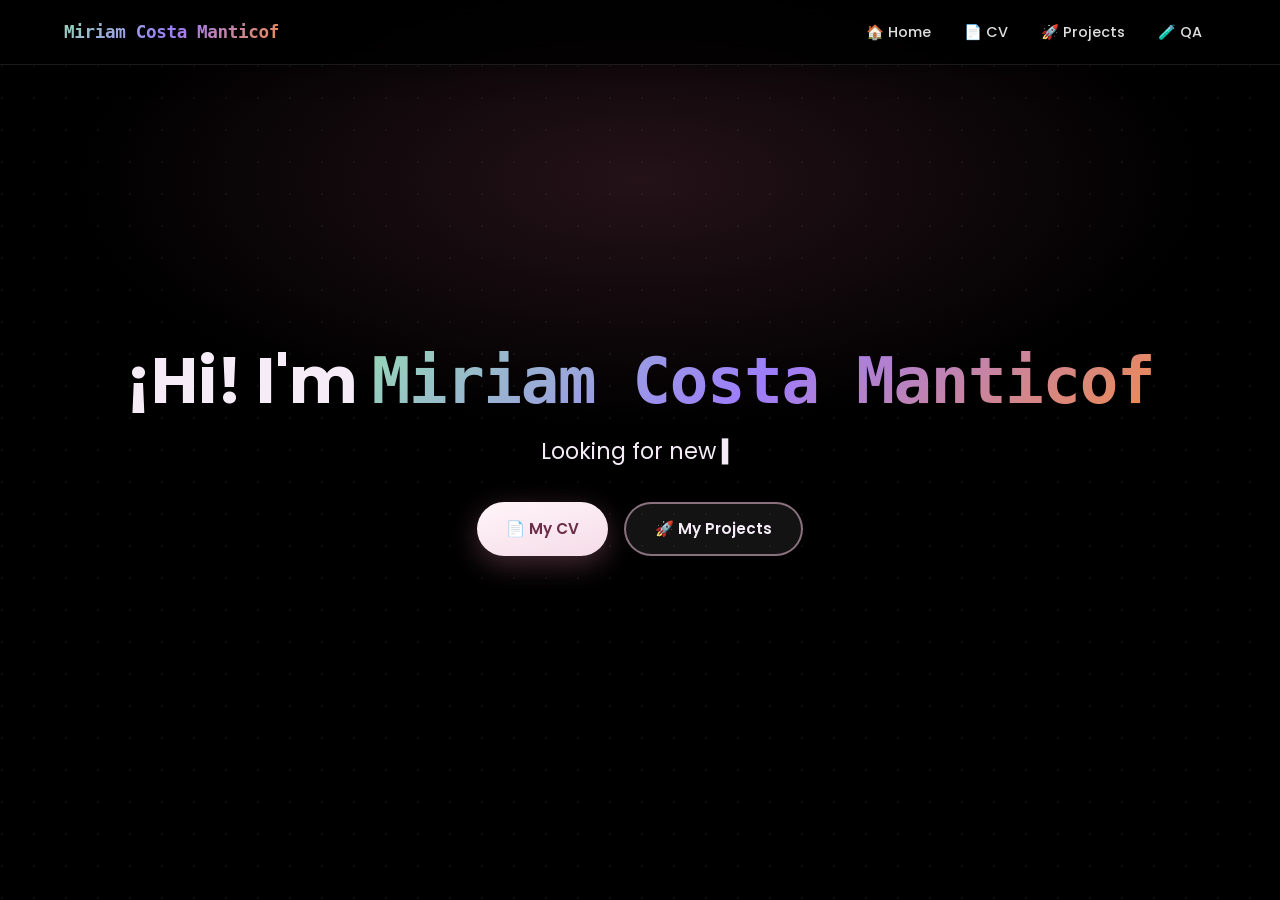
<file: index.html>
<!DOCTYPE html>
<html lang="en">
<head>
    <meta charset="UTF-8">
    <meta name="viewport" content="width=device-width, initial-scale=1.0">
    <title>Miriam Costa Manticof - Home</title>
    <link href="https://cdnjs.cloudflare.com/ajax/libs/font-awesome/6.4.0/css/all.min.css" rel="stylesheet">
    <link href="https://fonts.googleapis.com/css2?family=Poppins:wght@300;400;500;600;700&display=swap" rel="stylesheet">
    <link rel="stylesheet" href="css/general.css">

</head>
<body>
    <!-- NAVBAR -->
    <nav class="navbar">
        <div class="nav-container">
            <div class="logo">Miriam Costa Manticof</div>
            <ul class="nav-links">
                <li><a href="index.html">🏠 Home</a></li>
                <li><a href="cv.html">📄 CV</a></li>
                <li><a href="project.html">🚀 Projects</a></li>
                <li><a href="qa.html">🧪 QA</a></li>
            </ul>
        </div>
    </nav>
    <section class="hero">
        <div class="hero-inner">
            <h1>¡Hi! I'm <span class="hero-name">Miriam Costa Manticof</span></h1>
            <p class="subtitle typewriter-block" aria-live="polite">
                <span id="typewriter-out"></span><span class="typewriter-cursor" aria-hidden="true">▍</span>
            </p>
            <div class="cta-buttons">
                <a href="cv.html" class="btn btn-primary">📄 My CV</a>
                <a href="project.html" class="btn btn-secondary">🚀 My Projects</a>
            </div>
        </div>
    </section>
    <script>
        (function () {
            var full = "Looking for new opportunities QA Tester | Manual & Automation Testing | Python & Selenium | SQL ";
            var out = document.getElementById("typewriter-out");
            var cta = document.querySelector(".hero .cta-buttons");
            var cursor = document.querySelector(".typewriter-cursor");
            if (!out) return;
            if (window.matchMedia("(prefers-reduced-motion: reduce)").matches) {
                out.textContent = full;
                if (cursor) cursor.classList.add("is-hidden");
                if (cta) cta.classList.add("is-visible");
                return;
            }
            var i = 0;
            var ms = 48;
            function tick() {
                if (i < full.length) {
                    out.textContent += full.charAt(i);
                    i++;
                    setTimeout(tick, ms);
                } else if (cta) {
                    cta.classList.add("is-visible");
                }
            }
            setTimeout(tick, 450);
        })();
    </script>
</body>
</html>
</file>
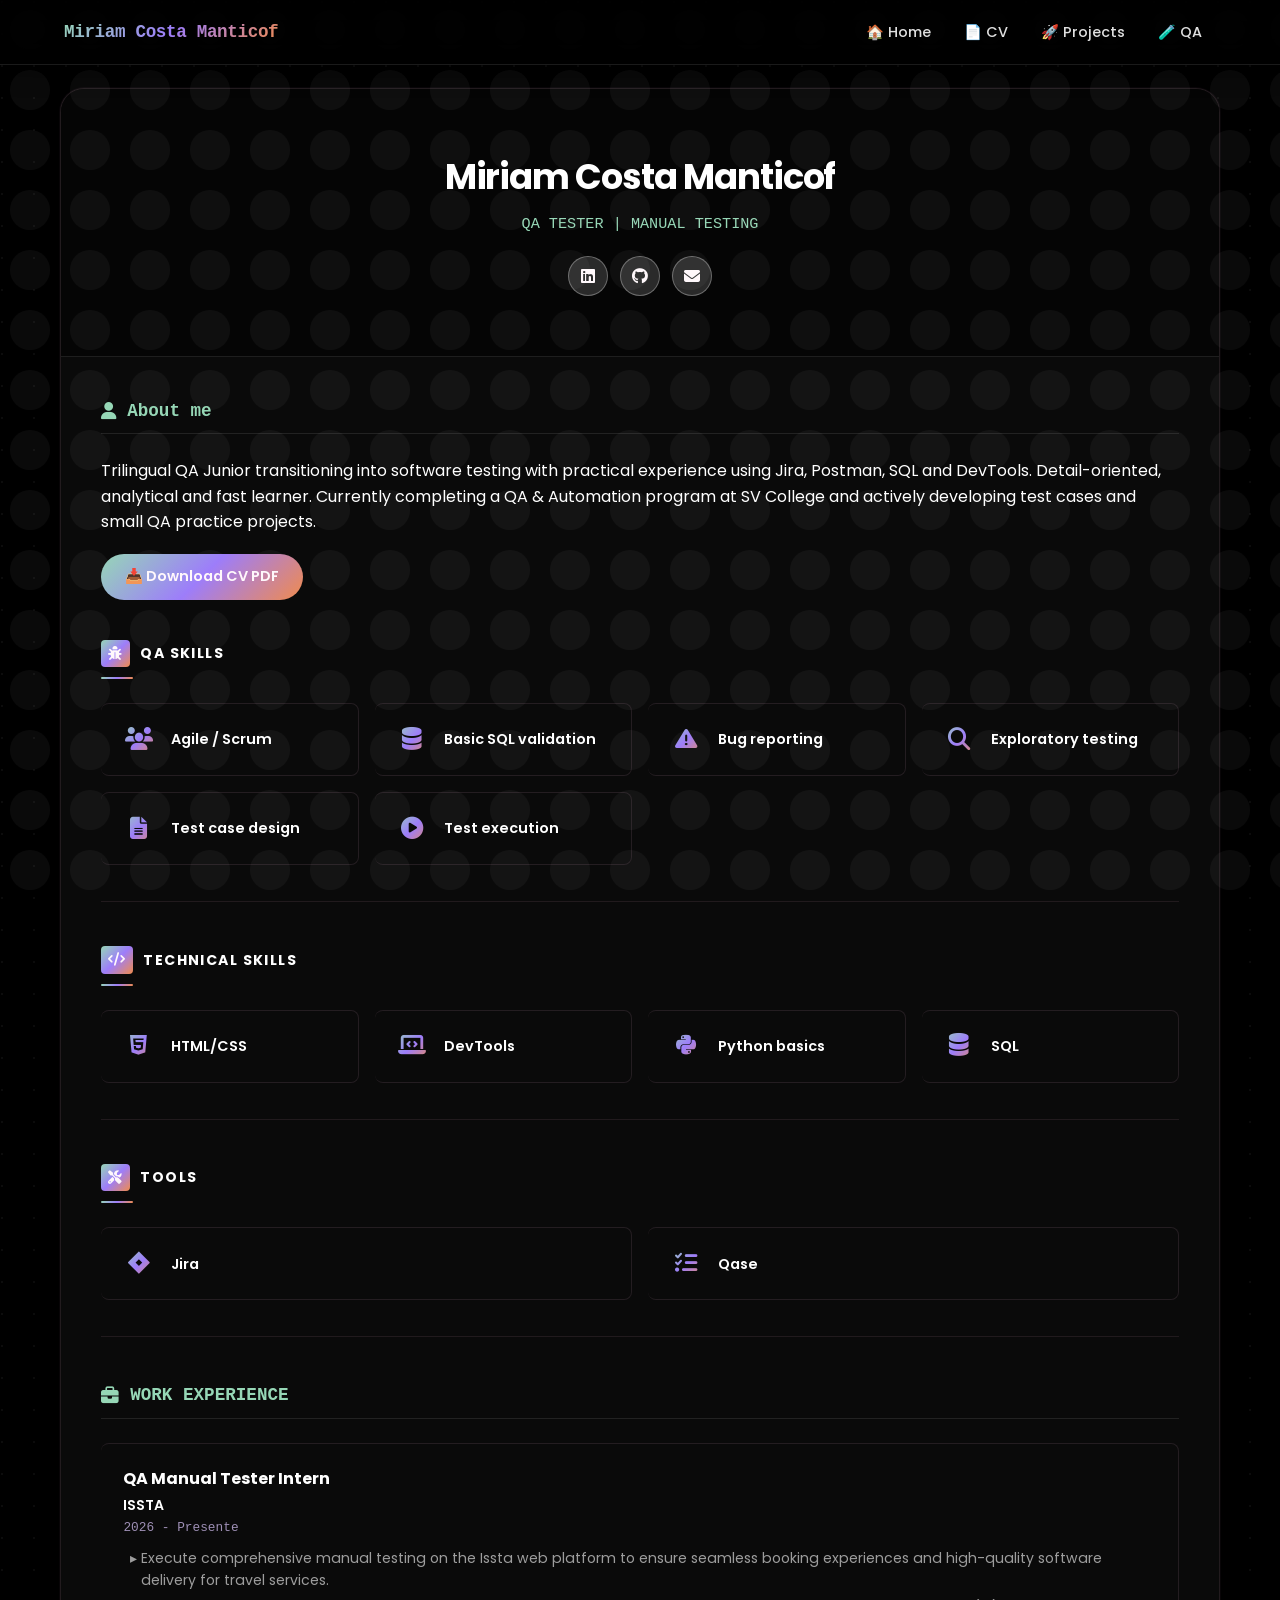
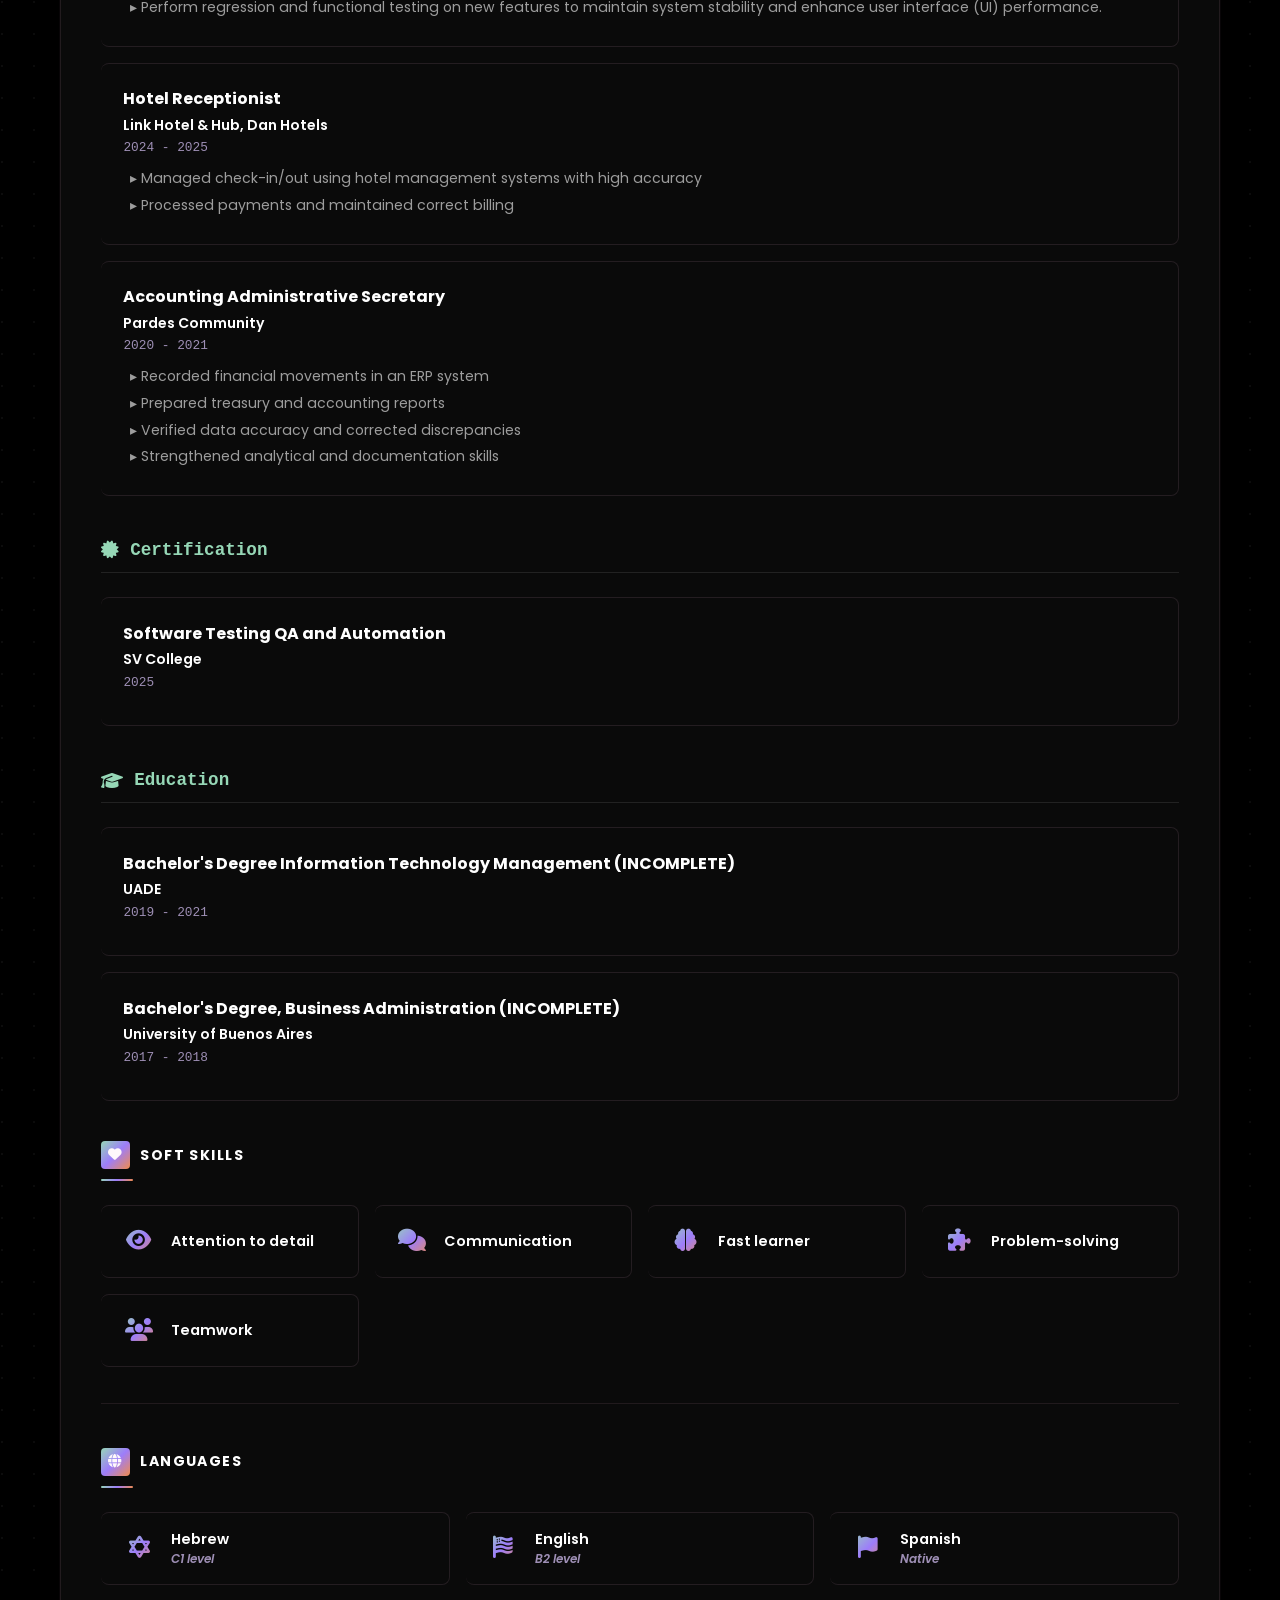
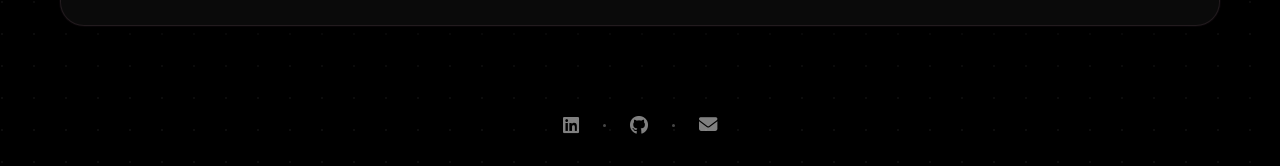
<file: cv.html>
<!DOCTYPE html>
<html lang="en">
<head>
    <meta charset="UTF-8">
    <meta name="viewport" content="width=device-width, initial-scale=1.0">
    <title>CV - Miriam Costa Manticof</title>
    <link href="https://cdnjs.cloudflare.com/ajax/libs/font-awesome/6.4.0/css/all.min.css" rel="stylesheet">
    <link href="https://fonts.googleapis.com/css2?family=Poppins:wght@300;400;500;600;700&display=swap" rel="stylesheet">
    <link rel="stylesheet" href="css/general.css">
    <link rel="stylesheet" href="css/cv.css">
</head>
<body>
    <!-- NAVBAR -->
<nav class="navbar">
    <div class="nav-container">
        <div class="logo">Miriam Costa Manticof</div>
        <ul class="nav-links">
            <li><a href="index.html">🏠 Home</a></li>
            <li><a href="cv.html">📄 CV</a></li>
            <li><a href="project.html">🚀 Projects</a></li>
            <li><a href="qa.html">🧪 QA</a></li>
        </ul>
    </div>
</nav>

<div class="container">
    <div class="profile">
        <div class="profile-header">
            <h1>Miriam Costa Manticof</h1>
            <p class="profile-subtitle">QA Tester | Manual Testing</p>
            <div class="social-links">
                <a href="https://www.linkedin.com/in/miriamcostamanticof/" target="_blank" aria-label="LinkedIn">
                    <i class="fab fa-linkedin"></i>
                </a>
                <a href="https://github.com/manticofmiri" target="_blank" aria-label="GitHub">
                    <i class="fab fa-github"></i>
                </a>
                <a href="mailto:manticof.miri@gmail.com" aria-label="Email">
                    <i class="fas fa-envelope"></i>
                </a>
            </div>
        </div>
        
        <div class="profile-content">
            <!-- ABOUT ME -->
            <section class="section" data-section="about">
                <h2 class="section-title"><i class="fas fa-user"></i> About me</h2>
                <p>Trilingual QA Junior transitioning into software testing with practical experience using Jira, Postman, SQL and DevTools. Detail-oriented, analytical and fast learner. Currently completing a QA & Automation program at SV College and actively developing test cases and small QA practice projects.</p>
                <a href="media/Miriam Costa Manticof 04-26 CV.pdf" download class="download-btn">📥 Download CV PDF</a>
            </section>

            <!-- QA SKILLS -->
            <section class="skills-section" data-skills="qa">
                <h4><i class="fas fa-bug"></i> QA Skills</h4>
                <div class="skills-grid">
                    <div class="skill-item" data-progress="90">
                        <div class="skill-icon"><i class="fas fa-users"></i></div>
                        <h3>Agile / Scrum</h3>
                    </div>
                    <div class="skill-item" data-progress="80">
                        <div class="skill-icon"><i class="fas fa-database"></i></div>
                        <h3>Basic SQL validation</h3>
                    </div>
                    <div class="skill-item" data-progress="95">
                        <div class="skill-icon"><i class="fas fa-exclamation-triangle"></i></div>
                        <h3>Bug reporting</h3>
                    </div>
                    <div class="skill-item" data-progress="92">
                        <div class="skill-icon"><i class="fas fa-search"></i></div>
                        <h3>Exploratory testing</h3>
                    </div>
                    <div class="skill-item" data-progress="88">
                        <div class="skill-icon"><i class="fas fa-file-alt"></i></div>
                        <h3>Test case design</h3>
                    </div>
                    <div class="skill-item" data-progress="90">
                        <div class="skill-icon"><i class="fas fa-play-circle"></i></div>
                        <h3>Test execution</h3>
                    </div>
                </div>
            </section>

            <!-- TECHNICAL SKILLS -->
            <section class="skills-section" data-skills="technical">
                <h4><i class="fas fa-code"></i> Technical Skills</h4>
                <div class="skills-grid">
                    <div class="skill-item" data-progress="95">
                        <div class="skill-icon"><i class="fab fa-html5"></i></div>
                        <h3>HTML/CSS</h3>
                    </div>
                    <div class="skill-item" data-progress="90">
                        <div class="skill-icon"><i class="fas fa-laptop-code"></i></div>
                        <h3>DevTools</h3>
                    </div>
                    <div class="skill-item" data-progress="75">
                        <div class="skill-icon"><i class="fab fa-python"></i></div>
                        <h3>Python basics</h3>
                    </div>
                    <div class="skill-item" data-progress="80">
                        <div class="skill-icon"><i class="fas fa-database"></i></div>
                        <h3>SQL</h3>
                    </div>
                </div>
            </section>

            <!-- TOOLS -->
            <section class="skills-section" data-skills="tools">
                <h4><i class="fas fa-tools"></i> Tools</h4>
                <div class="skills-grid">
                    <div class="skill-item" data-progress="95">
                        <div class="skill-icon"><i class="fab fa-jira"></i></div>
                        <h3>Jira</h3>
                    </div>
                    <div class="skill-item" data-progress="90">
                        <div class="skill-icon"><i class="fas fa-list-check"></i></div>
                        <h3>Qase</h3>
                    </div>
                </div>
            </section>

            <!-- WORK EXPERIENCE -->
            <section class="section" data-section="experience">
                <h2 class="section-title"><i class="fas fa-briefcase"></i> WORK EXPERIENCE</h2>
                
                <article class="experience-item">
                    <h3 class="item-title">QA Manual Tester Intern</h3>
                    <p class="item-company">ISSTA</p>
                    <p class="item-date">2026 - Presente</p>
                    <ul>
                        <li>Execute comprehensive manual testing on the Issta web platform to ensure seamless booking experiences and high-quality software delivery for travel services.</li>
                        <li>Perform regression and functional testing on new features to maintain system stability and enhance user interface (UI) performance.</li>
                    </ul>
                </article>

                <article class="experience-item">
                    <h3 class="item-title">Hotel Receptionist</h3>
                    <p class="item-company">Link Hotel & Hub, Dan Hotels</p>
                    <p class="item-date">2024 - 2025</p>
                    <ul>
                        <li>Managed check-in/out using hotel management systems with high accuracy</li>
                        <li>Processed payments and maintained correct billing</li>
                    </ul>
                </article>

                <article class="experience-item">
                    <h3 class="item-title">Accounting Administrative Secretary</h3>
                    <p class="item-company">Pardes Community</p>
                    <p class="item-date">2020 - 2021</p>
                    <ul>
                        <li>Recorded financial movements in an ERP system</li>
                        <li>Prepared treasury and accounting reports</li>
                        <li>Verified data accuracy and corrected discrepancies</li>
                        <li>Strengthened analytical and documentation skills</li>
                    </ul>
                </article>
            </section>

            <!-- CERTIFICATIONS -->
            <section class="section" data-section="certification">
                <h2 class="section-title"><i class="fas fa-certificate"></i> Certification</h2>
                <article class="education-item">
                    <h3 class="item-title">Software Testing QA and Automation</h3>
                    <p class="item-company">SV College</p>
                    <p class="item-date">2025</p>
                </article>
            </section>

            <!-- EDUCATION -->
            <section class="section" data-section="education">
                <h2 class="section-title"><i class="fas fa-graduation-cap"></i> Education</h2>
                <article class="education-item">
                    <h3 class="item-title">Bachelor's Degree Information Technology Management (INCOMPLETE)</h3>
                    <p class="item-company">UADE</p>
                    <p class="item-date">2019 - 2021</p>
                </article>
                <article class="education-item">
                    <h3 class="item-title">Bachelor's Degree, Business Administration (INCOMPLETE)</h3>
                    <p class="item-company">University of Buenos Aires</p>
                    <p class="item-date">2017 - 2018</p>
                </article>
            </section>

            <!-- SOFT SKILLS -->
            <section class="skills-section" data-skills="soft">
                <h4><i class="fas fa-heart"></i> Soft Skills</h4>
                <div class="skills-grid">
                    <div class="skill-item" data-progress="98">
                        <div class="skill-icon"><i class="fas fa-eye"></i></div>
                        <h3>Attention to detail</h3>
                    </div>
                    <div class="skill-item" data-progress="90">
                        <div class="skill-icon"><i class="fas fa-comments"></i></div>
                        <h3>Communication</h3>
                    </div>
                    <div class="skill-item" data-progress="95">
                        <div class="skill-icon"><i class="fas fa-brain"></i></div>
                        <h3>Fast learner</h3>
                    </div>
                    <div class="skill-item" data-progress="92">
                        <div class="skill-icon"><i class="fas fa-puzzle-piece"></i></div>
                        <h3>Problem-solving</h3>
                    </div>
                    <div class="skill-item" data-progress="93">
                        <div class="skill-icon"><i class="fas fa-users"></i></div>
                        <h3>Teamwork</h3>
                    </div>
                </div>
            </section>

            <!-- LANGUAGES -->
            <section class="skills-section" data-skills="languages">
                <h4><i class="fas fa-globe"></i> Languages</h4>
                <div class="skills-grid">
                    <div class="skill-item" data-progress="95">
                        <div class="skill-icon"><i class="fas fa-star-of-david"></i></div>
                        <h3>Hebrew <small>C1 level</small></h3>
                    </div>
                    <div class="skill-item" data-progress="85">
                        <div class="skill-icon"><i class="fas fa-flag-usa"></i></div>
                        <h3>English <small>B2 level</small></h3>
                    </div>
                    <div class="skill-item" data-progress="100">
                        <div class="skill-icon"><i class="fas fa-flag"></i></div>
                        <h3>Spanish <small>Native</small></h3>
                    </div>
                </div>
            </section>
            
        </div>
    </div>
</div>  <!-- ← cierra .container -->

<footer class="site-footer">
    <a href="https://www.linkedin.com/in/miriamcostamanticof/" target="_blank" aria-label="LinkedIn">
        <i class="fab fa-linkedin"></i>
    </a>
    <span class="footer-sep"></span>
    <a href="https://github.com/manticofmiri" target="_blank" aria-label="GitHub">
        <i class="fab fa-github"></i>
    </a>
    <span class="footer-sep"></span>
    <a href="mailto:manticof.miri@gmail.com" aria-label="Email">
        <i class="fas fa-envelope"></i>
    </a>
</footer>
</body>
</html>
</file>
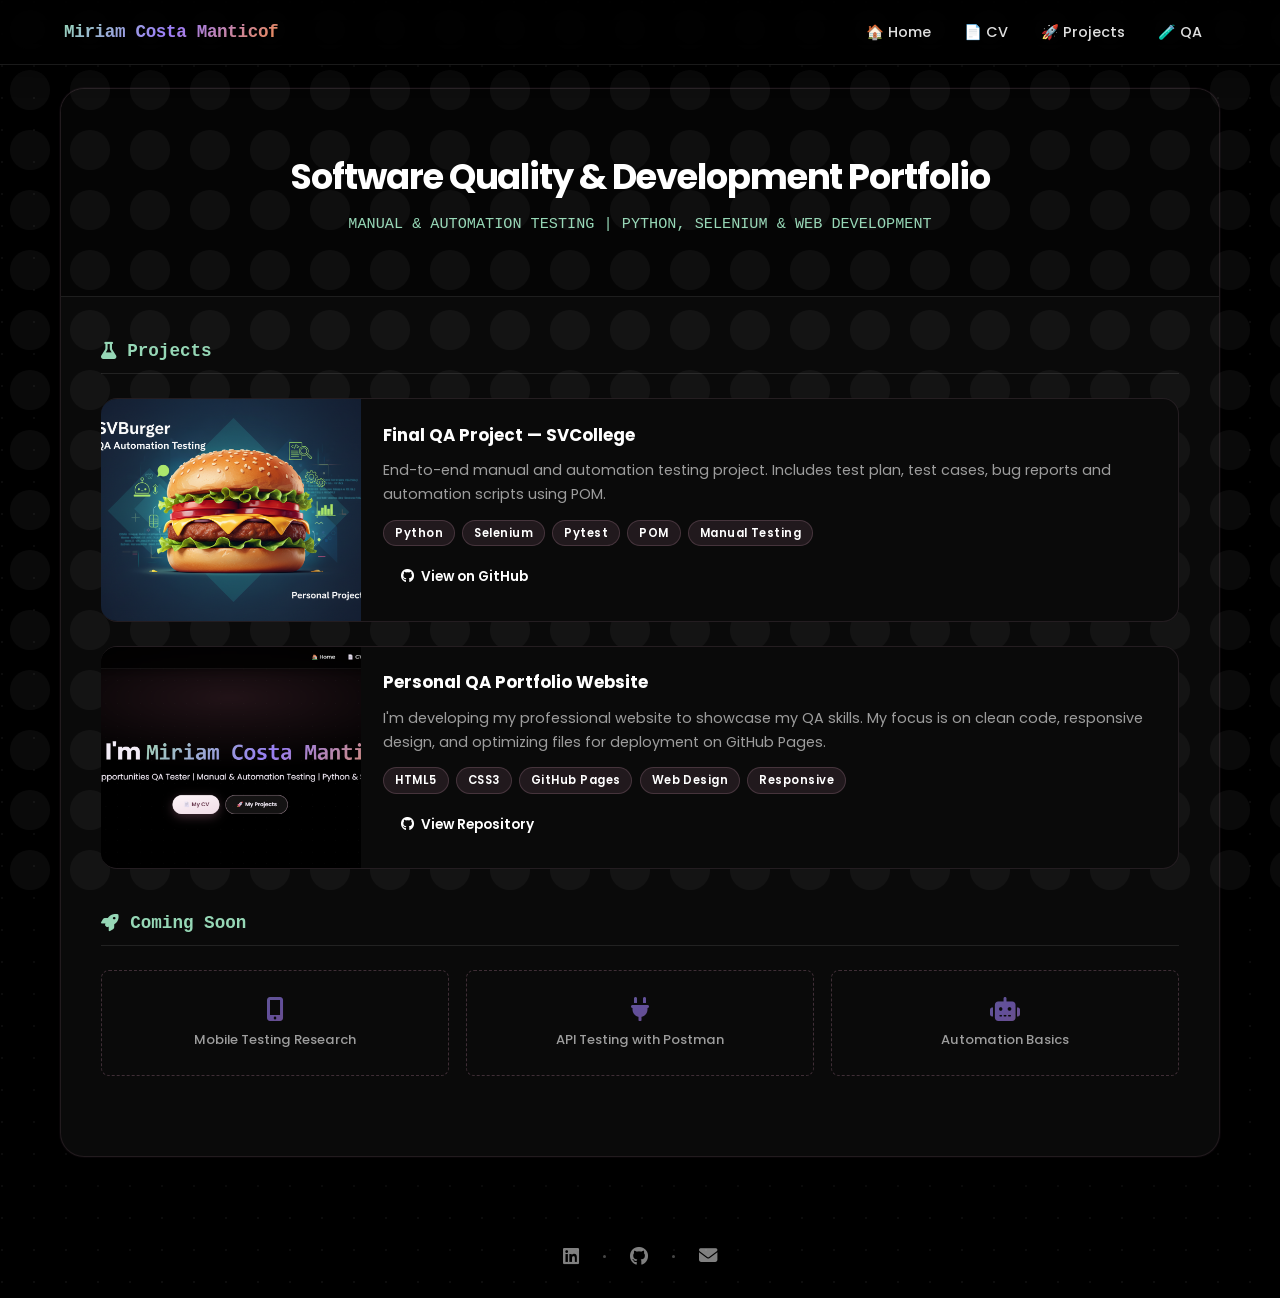
<file: project.html>
<!DOCTYPE html>
<html lang="en">
<head>
    <meta charset="UTF-8">
    <meta name="viewport" content="width=device-width, initial-scale=1.0">
    <title>CV - Miriam Costa Manticof</title>
    <link href="https://cdnjs.cloudflare.com/ajax/libs/font-awesome/6.4.0/css/all.min.css" rel="stylesheet">
    <link href="https://fonts.googleapis.com/css2?family=Poppins:wght@300;400;500;600;700&display=swap" rel="stylesheet">
    <link rel="stylesheet" href="css/general.css">
    <link rel="stylesheet" href="css/project.css">
</head>
<body>
    <!-- NAVBAR -->
<nav class="navbar">
    <div class="nav-container">
        <div class="logo">Miriam Costa Manticof</div>
        <ul class="nav-links">
            <li><a href="index.html">🏠 Home</a></li>
            <li><a href="cv.html">📄 CV</a></li>
            <li><a href="project.html">🚀 Projects</a></li>
            <li><a href="qa.html">🧪 QA</a></li>
        </ul>
    </div>
</nav>

<div class="container">
    <div class="profile">
        <div class="profile-header">
            <h1>Software Quality & Development Portfolio</h1>
            <p class="profile-subtitle">Manual & Automation Testing | Python, Selenium & Web Development</p>
            </div>
        
        
        <div class="profile-content">
           <section class="section">
                <h2 class="section-title"><i class="fas fa-flask"></i> Projects</h2>

                <article class="project-card">
                    <div class="project-image">
                        <img src="media/SVburger.png" alt="Captura de pantalla Proyecto SVCollege" class="img-proyecto">
                    </div>
                    <div class="project-body">
                        <h3 class="project-title">Final QA Project — SVCollege</h3>
                        <p class="project-description">
                            End-to-end manual and automation testing project. Includes test plan, test cases, bug reports and automation scripts using POM.
                        </p>
                        <div class="project-tags">
                            <span class="tag">Python</span>
                            <span class="tag">Selenium</span>
                            <span class="tag">Pytest</span>
                            <span class="tag">POM</span>
                            <span class="tag">Manual Testing</span>
                        </div>
                        <a href="https://github.com/manticofmiri/QA-Automation-Testing" target="_blank" class="project-link">
                            <i class="fab fa-github"></i> View on GitHub
                        </a>
                    </div>
                </article>

                <article class="project-card">
                    <div class="project-image">
                        <img src="media/portada.png" alt="Captura de pantalla Portafolio" class="img-proyecto">
                    </div>
                    <div class="project-body">
                        <h3 class="project-title">Personal QA Portfolio Website</h3>
                        <p class="project-description">
                            I'm developing my professional website to showcase my QA skills. My focus is on clean code, responsive design, and optimizing files for deployment on GitHub Pages.
                        </p>
                        <div class="project-tags">
                            <span class="tag">HTML5</span>
                            <span class="tag">CSS3</span>
                            <span class="tag">GitHub Pages</span>
                            <span class="tag">Web Design</span>
                            <span class="tag">Responsive</span>
                        </div>
                        <a href="https://github.com/manticofmiri/my-portfolio-qa" target="_blank" class="project-link">
                            <i class="fab fa-github"></i> View Repository
                        </a>
                    </div>
                </article>
            </section>

            <!-- COMING SOON -->
            <section class="section">
                <h2 class="section-title"><i class="fas fa-rocket"></i> Coming Soon</h2>
                <div class="coming-soon-grid">
                    <div class="coming-soon-card">
                        <i class="fas fa-mobile-alt"></i>
                        <p>Mobile Testing Research</p>
                    </div>
                    <div class="coming-soon-card">
                        <i class="fas fa-plug"></i>
                        <p>API Testing with Postman</p>
                    </div>
                    <div class="coming-soon-card">
                        <i class="fas fa-robot"></i>
                        <p>Automation Basics</p>
                    </div>
                </div>
            </section>

        </div>
    </div>    
</div> 

<footer class="site-footer">
    <a href="https://www.linkedin.com/in/miriamcostamanticof/" target="_blank" aria-label="LinkedIn">
        <i class="fab fa-linkedin"></i>
    </a>
    <span class="footer-sep"></span>
    <a href="https://github.com/manticofmiri" target="_blank" aria-label="GitHub">
        <i class="fab fa-github"></i>
    </a>
    <span class="footer-sep"></span>
    <a href="mailto:manticof.miri@gmail.com" aria-label="Email">
        <i class="fas fa-envelope"></i>
    </a>
</footer>
</body>
</html>
</file>
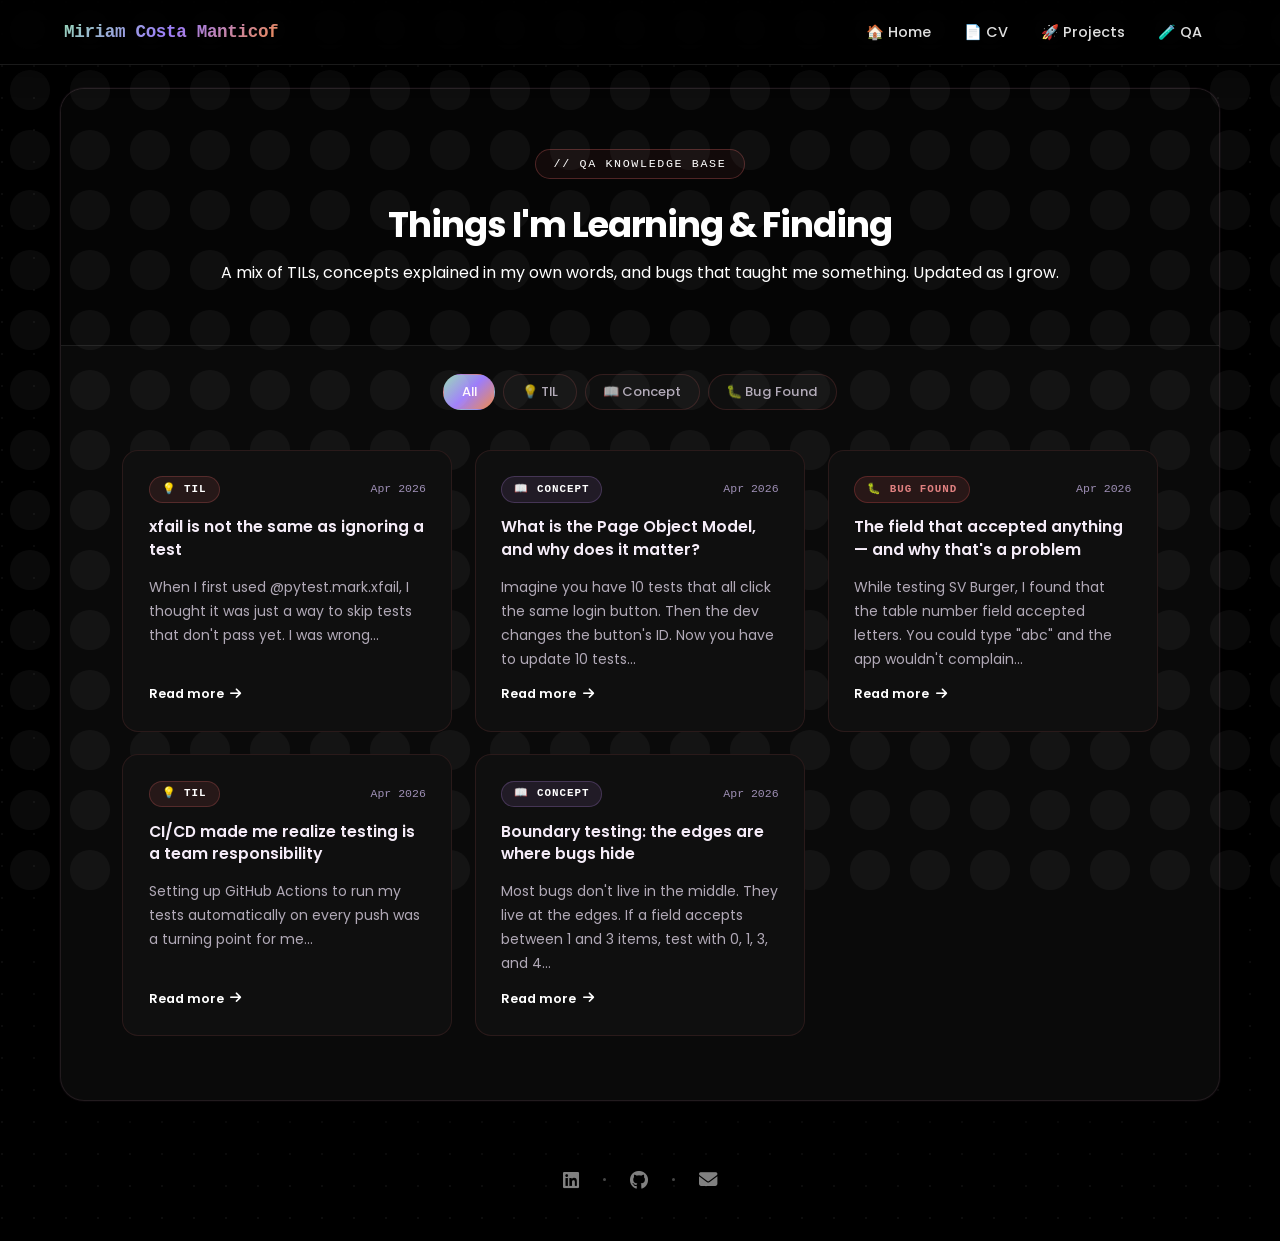
<file: qa.html>
<!DOCTYPE html>
<html lang="en">
<head>
    <meta charset="UTF-8">
    <meta name="viewport" content="width=device-width, initial-scale=1.0">
    <title>CV - Miriam Costa Manticof</title>
    <link href="https://cdnjs.cloudflare.com/ajax/libs/font-awesome/6.4.0/css/all.min.css" rel="stylesheet">
    <link href="https://fonts.googleapis.com/css2?family=Poppins:wght@300;400;500;600;700&display=swap" rel="stylesheet">
    <link rel="stylesheet" href="css/general.css">
    <link rel="stylesheet" href="css/qa.css">
</head>
<body>
    <!-- NAVBAR -->
<nav class="navbar">
    <div class="nav-container">
        <div class="logo">Miriam Costa Manticof</div>
        <ul class="nav-links">
            <li><a href="index.html">🏠 Home</a></li>
            <li><a href="cv.html">📄 CV</a></li>
            <li><a href="project.html">🚀 Projects</a></li>
            <li><a href="qa.html">🧪 QA</a></li>
        </ul>
    </div>
</nav>

<div class="container">
    <div class="profile">
        <div class="profile-header">
            <div class="hero-label">// QA Knowledge Base</div>
            <h1>Things I'm <span>Learning & Finding</span></h1>
            <p>A mix of TILs, concepts explained in my own words, and bugs that taught me something. Updated as I grow.</p>
        </div>
        <div class="filters">
            <button class="filter-btn active" onclick="filterCards('all', this)">All</button>
            <button class="filter-btn" onclick="filterCards('til', this)">💡 TIL</button>
            <button class="filter-btn" onclick="filterCards('concept', this)">📖 Concept</button>
            <button class="filter-btn" onclick="filterCards('bug', this)">🐛 Bug Found</button>
        </div>
        <!-- ENTRIES GRID -->
        <div class="entries-grid" id="grid">

            <!-- 1 -->
            <div class="card" data-cat="til" onclick="openModal('m1')">
                <div class="card-meta">
                    <span class="tag tag-til">💡 TIL</span>
                    <span class="card-date">Apr 2026</span>
                </div>
                <h2>xfail is not the same as ignoring a test</h2>
                <p>When I first used @pytest.mark.xfail, I thought it was just a way to skip tests that don't pass yet. I was wrong...</p>
                <span class="read-more">Read more <i class="fa fa-arrow-right"></i></span>
            </div>

            <!-- 2 -->
            <div class="card" data-cat="concept" onclick="openModal('m2')">
                <div class="card-meta">
                    <span class="tag tag-concept">📖 Concept</span>
                    <span class="card-date">Apr 2026</span>
                </div>
                <h2>What is the Page Object Model, and why does it matter?</h2>
                <p>Imagine you have 10 tests that all click the same login button. Then the dev changes the button's ID. Now you have to update 10 tests...</p>
                <span class="read-more">Read more <i class="fa fa-arrow-right"></i></span>
            </div>

            <!-- 3 -->
            <div class="card" data-cat="bug" onclick="openModal('m3')">
                <div class="card-meta">
                    <span class="tag tag-bug">🐛 Bug Found</span>
                    <span class="card-date">Apr 2026</span>
                </div>
                <h2>The field that accepted anything — and why that's a problem</h2>
                <p>While testing SV Burger, I found that the table number field accepted letters. You could type "abc" and the app wouldn't complain...</p>
                <span class="read-more">Read more <i class="fa fa-arrow-right"></i></span>
            </div>

            <!-- 4 -->
            <div class="card" data-cat="til" onclick="openModal('m4')">
                <div class="card-meta">
                    <span class="tag tag-til">💡 TIL</span>
                    <span class="card-date">Apr 2026</span>
                </div>
                <h2>CI/CD made me realize testing is a team responsibility</h2>
                <p>Setting up GitHub Actions to run my tests automatically on every push was a turning point for me...</p>
                <span class="read-more">Read more <i class="fa fa-arrow-right"></i></span>
            </div>

            <!-- 5 -->
            <div class="card" data-cat="concept" onclick="openModal('m5')">
                <div class="card-meta">
                    <span class="tag tag-concept">📖 Concept</span>
                    <span class="card-date">Apr 2026</span>
                </div>
                <h2>Boundary testing: the edges are where bugs hide</h2>
                <p>Most bugs don't live in the middle. They live at the edges. If a field accepts between 1 and 3 items, test with 0, 1, 3, and 4...</p>
                <span class="read-more">Read more <i class="fa fa-arrow-right"></i></span>
            </div>

        </div>

        <!-- MODALS -->
        <div class="modal-overlay" id="m1" onclick="closeOnOverlay(event, 'm1')">
            <div class="modal">
                <button class="modal-close" onclick="closeModal('m1')"><i class="fa fa-xmark"></i></button>
                <div class="modal-tag"><span class="tag tag-til">💡 TIL</span></div>
                <h2>xfail is not the same as ignoring a test</h2>
                <div class="modal-body">
                    <p>When I first used <strong>@pytest.mark.xfail</strong>, I thought it was just a way to skip tests that don't pass yet. I was wrong.</p>
                    <p><strong>xfail</strong> means <em>I expect this to fail, and here's why</em> — it's a way to document a known bug without hiding it. If the test suddenly passes, Pytest marks it as <strong>XPASS</strong> and alerts you. That's actually useful: it means the bug got fixed, intentionally or not.</p>
                    <div class="card-code">@pytest.mark.xfail(reason="BUG-004: table field accepts letters")<br>def test_table_number_only_accepts_digits():<br>&nbsp;&nbsp;&nbsp;&nbsp;# This should fail — documenting a real bug<br>&nbsp;&nbsp;&nbsp;&nbsp;...</div>
                    <p>In my SV Burger project, I used it to document 3 real bugs I found. It felt like writing a bug report inside the code itself — which is exactly what it is.</p>
                </div>
            </div>
        </div>

        <div class="modal-overlay" id="m2" onclick="closeOnOverlay(event, 'm2')">
            <div class="modal">
                <button class="modal-close" onclick="closeModal('m2')"><i class="fa fa-xmark"></i></button>
                <div class="modal-tag"><span class="tag tag-concept">📖 Concept</span></div>
                <h2>What is the Page Object Model, and why does it matter?</h2>
                <div class="modal-body">
                    <p>Imagine you have 10 tests that all click the same login button. Then the dev changes the button's ID. Now you have to update 10 tests. That's a maintenance nightmare.</p>
                    <p>With the <strong>Page Object Model (POM)</strong>, you define the button <em>once</em> in a page class, and all tests use that class. One change, one fix.</p>
                    <div class="card-code">class LoginPage:<br>&nbsp;&nbsp;&nbsp;&nbsp;def __init__(self, driver):<br>&nbsp;&nbsp;&nbsp;&nbsp;&nbsp;&nbsp;&nbsp;&nbsp;self.driver = driver<br>&nbsp;&nbsp;&nbsp;&nbsp;&nbsp;&nbsp;&nbsp;&nbsp;self.btn = driver.find_element(By.ID, "login-btn")<br><br>&nbsp;&nbsp;&nbsp;&nbsp;def click_login(self):<br>&nbsp;&nbsp;&nbsp;&nbsp;&nbsp;&nbsp;&nbsp;&nbsp;self.btn.click()</div>
                    <p>POM isn't just a pattern — it's a way of thinking about maintainability. Your tests should break because the <strong>behavior</strong> changed, not because someone renamed a CSS class.</p>
                </div>
            </div>
        </div>

        <div class="modal-overlay" id="m3" onclick="closeOnOverlay(event, 'm3')">
            <div class="modal">
                <button class="modal-close" onclick="closeModal('m3')"><i class="fa fa-xmark"></i></button>
                <div class="modal-tag"><span class="tag tag-bug">🐛 Bug Found</span></div>
                <h2>The field that accepted anything — and why that's a problem</h2>
                <div class="modal-body">
                    <p>While testing <strong>SV Burger</strong>, I found that the table number field accepted letters. You could type "abc" and the app wouldn't complain.</p>
                    <p>It sounds minor. But think about it: if that value gets stored in a database expecting an integer, you get a crash <em>downstream</em> — far from where the actual mistake happened. That's why input validation matters at the UI level, not just the backend.</p>
                    <p>Finding this reminded me that negative testing isn't about breaking things for fun. It's about asking: <strong>what happens when a real user makes a mistake?</strong></p>
                    <div class="card-code">BUG-004 | Severity: Medium<br>Field: Table Number<br>Expected: Only numeric input accepted<br>Actual: Accepts alphabetical characters<br>Status: Documented with @pytest.mark.xfail</div>
                </div>
            </div>
        </div>

        <div class="modal-overlay" id="m4" onclick="closeOnOverlay(event, 'm4')">
            <div class="modal">
                <button class="modal-close" onclick="closeModal('m4')"><i class="fa fa-xmark"></i></button>
                <div class="modal-tag"><span class="tag tag-til">💡 TIL</span></div>
                <h2>CI/CD made me realize testing is a team responsibility</h2>
                <div class="modal-body">
                    <p>Setting up <strong>GitHub Actions</strong> to run my tests automatically on every push was a turning point for me.</p>
                    <p>Before that, tests felt like something you run manually at the end. After that, they became part of the workflow — every change is validated, every regression is caught early.</p>
                    <div class="card-code">name: Run Automated Tests<br>on: [push]<br>jobs:<br>&nbsp;&nbsp;test:<br>&nbsp;&nbsp;&nbsp;&nbsp;runs-on: ubuntu-latest<br>&nbsp;&nbsp;&nbsp;&nbsp;steps:<br>&nbsp;&nbsp;&nbsp;&nbsp;&nbsp;&nbsp;- uses: actions/checkout@v3<br>&nbsp;&nbsp;&nbsp;&nbsp;&nbsp;&nbsp;- run: pytest test/</div>
                    <p>It also made me think about how QA fits in a team: it's not a final checkpoint. It's a continuous safety net. And automation is what makes that net scalable.</p>
                </div>
            </div>
        </div>

        <div class="modal-overlay" id="m5" onclick="closeOnOverlay(event, 'm5')">
            <div class="modal">
                <button class="modal-close" onclick="closeModal('m5')"><i class="fa fa-xmark"></i></button>
                <div class="modal-tag"><span class="tag tag-concept">📖 Concept</span></div>
                <h2>Boundary testing: the edges are where bugs hide</h2>
                <div class="modal-body">
                    <p>Most bugs don't live in the middle. They live at the edges.</p>
                    <p>If a field accepts between 1 and 3 items, test with <strong>0, 1, 3, and 4</strong> — not just 2. The happy path is rarely where things break.</p>
                    <div class="card-code">Test cases for "select meals (max 3)":<br>✅ Select 1 meal   → should pass<br>✅ Select 3 meals  → should pass (limit)<br>❌ Select 0 meals  → should show error<br>❌ Select 4 meals  → should be blocked</div>
                    <p>In my project, I found that the app allowed selecting <strong>more than 3 meal types</strong> when it shouldn't. The happy path worked fine. The boundary didn't. That's exactly why we test the edges.</p>
                </div>
            </div>
        </div>

        <script>
            function filterCards(cat, btn) {
                document.querySelectorAll('.filter-btn').forEach(b => b.classList.remove('active'));
                btn.classList.add('active');
                document.querySelectorAll('.card').forEach(card => {
                    card.style.display = (cat === 'all' || card.dataset.cat === cat) ? 'flex' : 'none';
                });
            }

            function openModal(id) {
                document.getElementById(id).classList.add('open');
                document.body.style.overflow = 'hidden';
            }
            function closeModal(id) {
                document.getElementById(id).classList.remove('open');
                document.body.style.overflow = '';
            }
            function closeOnOverlay(e, id) {
                if (e.target === e.currentTarget) closeModal(id);
            }
            document.addEventListener('keydown', e => {
                if (e.key === 'Escape') {
                    document.querySelectorAll('.modal-overlay.open').forEach(m => {
                        m.classList.remove('open');
                        document.body.style.overflow = '';
                    });
                }
            });
        </script>
</div>  <!-- ← cierra .profile -->

<footer class="site-footer">
    <a href="https://www.linkedin.com/in/miriamcostamanticof/" target="_blank" aria-label="LinkedIn">
        <i class="fab fa-linkedin"></i>
    </a>
    <span class="footer-sep"></span>
    <a href="https://github.com/manticofmiri" target="_blank" aria-label="GitHub">
        <i class="fab fa-github"></i>
    </a>
    <span class="footer-sep"></span>
    <a href="mailto:manticof.miri@gmail.com" aria-label="Email">
        <i class="fas fa-envelope"></i>
    </a>
</footer>
</body>
</html>
</file>
<file: css/general.css>
/* ============================================================
   GENERAL.CSS — Miriam Costa Manticof
   Variables + Global styles — shared across ALL pages
   ============================================================ */

import url('https://fonts.googleapis.com/css2?family=Poppins:wght@300;400;500;600;700&family=JetBrains+Mono:wght@400;500&display=swap');

html {
    color-scheme: dark;
}

:root {
    /* ── Dark feminine base + rose/violet accents ── */
    --grad-main:    linear-gradient(135deg, var(--mint) 0%, var(--violet-bright) 50%, var(--orange-tech) 100%);
    --grad-body:    radial-gradient(circle at 2px 2px, rgba(255,255,255,0.05) 1px, transparent 0);
    --grad-soft:    linear-gradient(145deg, rgba(45, 28, 52, 0.9) 0%, rgba(22, 16, 32, 0.95) 100%);
    --grad-glow:    linear-gradient(135deg, rgba(40, 18, 35, 0.5) 0%, rgba(90, 50, 120, 0.35) 100%);

    /* ── Brand Colors (dusty rose + orchid) ── */
    --mint:         #96d7b6;
    --violet-bright: #9d7dfa;
    --orange-tech:  #f08b4d;
    --deep-black:   #000000;

    /* ── Surfaces ── */
    --dark-bg:      #000000;
    --dark-surface: #0a0a0a;
    --dark-card:    #0f0f0f;
    --dark-card-h:  #141414;
    --dark-border:  rgba(255, 255, 255, 0.1);
    --card-bg:      #0a0a0a;

    /* ── Light accents (buttons on dark hero) ── */
    --white:        #fff8fb;
    --bg-light:     #1a1522;
    --bg-blush:     var(--card-bg-soft);

    /* ── Text on dark UI ── */
    --text-main:    #ffffff;
    --text-dark:    #ffffff;
    --text-mid:     #e0e0e0;
    --text-muted:   rgba(255, 255, 255, 0.6);
    --text-soft:    #9e8fb5;
    --text-white:   #f5ecf8;
    --text-white-m: rgba(240, 228, 248, 0.72);
    --primary-color: var(--mint);

    /* ── Shadows (soft glow on dark) ── */
--shadow-md:    rgba(0, 0, 0, 0.5);
    --glow-violet:  rgba(157, 125, 250, 0.3);

    /* ── Typography ── */
    --font:         'Poppins', sans-serif;
    --font-mono:    'JetBrains Mono', monospace;

    /* ── Radii ── */
    --r-sm:  4px;
    --r-md:  8px;
    --r-lg:  16px;
    --r-xl:  24px;
    --r-pill: 999px;
}

::selection {
    background: var(--violet-bright);
    color: #fff;
}

/* ============================================================
   RESET
   ============================================================ */

*, *::before, *::after {
    box-sizing: border-box;
    margin: 0;
    padding: 0;
}

body {
    font-family: var(--font);
    line-height: 1.6;
    color: var(--text-main);
    background-color: var(--dark-bg);
    background-image: var(--grad-body);
    background-size: 32px 32px; 
    min-height: 100vh;
}


/* ============================================================
   NAVBAR — same on every page
   ============================================================ */

.navbar {
    position: fixed;
    top: 0;
    width: 100%;
    z-index: 1000;
    background: rgba(0, 0, 0, 0.8);
    backdrop-filter: blur(16px);
    -webkit-backdrop-filter: blur(16px);
    box-shadow: 0 2px 28px rgba(0, 0, 0, 0.45);
    border-bottom:1px solid var(--dark-border);
}

.nav-container {
    max-width: 1200px;
    margin: 0 auto;
    padding: 0 24px;
    height: 64px;
    display: flex;
    align-items: center;
    justify-content: space-between;
}

.logo {
    font-family: var(--font-mono);
    font-size: 1.1rem;
    font-weight: 700;
    background: var(--grad-main);
    -webkit-background-clip: text;
    -webkit-text-fill-color: transparent;
    background-clip: text;
    letter-spacing: -0.02em;
}


.nav-links {
    list-style: none;
    display: flex;
    gap: 0.25rem;
}

.nav-links a {
    color: var(--text-mid);
    text-decoration: none;
    font-size: 0.9rem;
    font-weight: 500;
    padding: 0.4rem 0.9rem;
    border-radius: var(--r-pill);
    transition: all 0.22s ease;
    position: relative;
}

.nav-links a:hover {
    color: var(--primary-color);
}
.nav-links a::after {
    content: '';
    position: absolute;
    width: 0;
    height: 2px;
    bottom: -5px;
    left: 0;
    background: linear-gradient(90deg, #ff4d8d, #9970c3);
    box-shadow: 0 0 8px rgba(255, 77, 141, 0.8);
    transition: width 0.3s;
}

.nav-links a:hover::after {
    width: 100%;
}

/* ============================================================
   FOOTER — same on every page
   ============================================================ */

.site-footer {
    display: flex;
    align-items: center;
    justify-content: center;
    gap: 1.5rem;
    padding: 2.5rem 0 2rem;
}

.site-footer a {
    color: rgba(255, 255, 255, 0.5);
    font-size: 1.15rem;
    text-decoration: none;
    transition: color 0.2s ease, transform 0.2s ease;
    display: inline-flex;
}

.site-footer a:hover {
    color: #ffffff;
    transform: translateY(-2px);
}

.footer-sep {
    width: 3px;
    height: 3px;
    border-radius: 50%;
    background: rgba(255, 255, 255, 0.28);
    display: inline-block;
}


/* ============================================================
   SHARED CONTAINER & PROFILE CARD
   ============================================================ */

.container {
    max-width: 1200px;
    margin: 0 auto;
    padding: 88px 20px 20px;
}

.profile {
    background: var(--card-bg);
    border-radius: var(--r-xl);
    border: 1px solid rgba(200, 150, 175, 0.12);
    box-shadow: 0 24px 64px rgba(0, 0, 0, 0.45), 0 0 0 1px rgba(180, 120, 160, 0.06);
    overflow: hidden;
    margin-bottom: 30px;
}

.profile-header {
    background: #050505;
    color: var(--text-dark);
    padding: 60px 40px;
    text-align: center;
    border-bottom: 1px solid var(--dark-border);
}


.profile-header::before {
    content: '';
    position: absolute;
    inset: 0;
    background: url("data:image/svg+xml,%3Csvg width='60' height='60' viewBox='0 0 60 60' xmlns='http://www.w3.org/2000/svg'%3E%3Cg fill='none' fill-rule='evenodd'%3E%3Cg fill='%23ffffff' fill-opacity='0.04'%3E%3Ccircle cx='30' cy='30' r='20'/%3E%3C/g%3E%3C/g%3E%3C/svg%3E");
    pointer-events: none;
}

.profile-header h1 {
    font-size: 2.2rem;
    font-weight: 700;
    margin-bottom: 0.4rem;
    letter-spacing: -0.03em;
}

.profile-subtitle {
    font-family: var(--font-mono);
    font-size: 0.95rem;
    color: var(--mint);
    text-transform: uppercase;
}

.profile-content {
    padding: 40px;
}


/* ============================================================
   SECTIONS
   ============================================================ */

.section {
    margin-bottom: 2.5rem;
    animation: fadeInUp 0.55s ease both;
}

.section-title {
    font-family: var(--font-mono);
    font-size: 1.1rem;
    color: var(--mint);
    font-weight: 600;
    margin-bottom: 1.5rem;
    padding-bottom: 0.5rem;
    border-bottom: 1px solid var(--dark-border);
    display: flex;
    align-items: center;
    gap: 0.7rem;
}


/* ============================================================
   HERO (index page)
   ============================================================ */

.hero {
    min-height: 100vh;
    display: flex;
    align-items: center;
    justify-content: center;
    text-align: center;
    color: var(--text-white);
    padding: 0 20px;
    position: relative;
    overflow: hidden;
}

.hero::before {
    content: '';
    position: absolute;
    inset: 0;
    background: radial-gradient(ellipse 80% 50% at 50% 20%, rgba(180, 90, 120, 0.2), transparent 55%);
    pointer-events: none;
}

.hero > div {
    position: relative;
    z-index: 1;
}

.hero .hero-name,
.hero h1 .hero-name {
    font-family: var(--font-mono);

    background: var(--grad-main);
    -webkit-text-fill-color: transparent;
    background-clip: text;
    letter-spacing: -0.02em;
}


.hero h1 {
    font-size: clamp(2.2rem, 6vw, 4rem);
    font-weight: 700;
    margin-bottom: 1rem;
    animation: fadeInUp 0.9s ease both;
    line-height: 1.15;
}

.hero .subtitle {
    font-size: clamp(1rem, 2.5vw, 1.4rem);
    margin-bottom: 2rem;
    opacity: 0.88;
    animation: fadeInUp 0.9s 0.18s ease both;
}

.cta-buttons {
    display: flex;
    gap: 1rem;
    justify-content: center;
    flex-wrap: wrap;
    animation: fadeInUp 0.9s 0.35s ease both;
}

.btn {
    padding: 0.8rem 1.8rem;
    border-radius: var(--r-pill);
    text-decoration: none;
    font-weight: 600;
    font-size: 0.95rem;
    transition: all 0.25s ease;
    display: inline-flex;
    align-items: center;
    gap: 0.5rem;
}

.btn-primary {
    background: linear-gradient(165deg, #fff5f9 0%, #f5dce8 100%);
    color: #6b2d48;
    box-shadow: 0 8px 28px rgba(200, 120, 150, 0.35);
}

.btn-secondary {
    background: rgba(255, 240, 248, 0.08);
    color: var(--text-white);
    border: 2px solid rgba(232, 190, 210, 0.55);
}

.btn:hover {
    transform: translateY(-3px);
    box-shadow: 0 14px 36px rgba(0, 0, 0, 0.35);
}


/* ============================================================
   DOWNLOAD BUTTON
   ============================================================ */

.download-btn {
    display: inline-flex;
    align-items: center;
    gap: 0.5rem;
    margin-top: 1.2rem;
    padding: 0.7rem 1.5rem;
    background: var(--grad-main);
    color: var(--white);
    text-decoration: none;
    border-radius: var(--r-pill);
    font-size: 0.9rem;
    font-weight: 600;
    box-shadow: 0 6px 20px var(--shadow-rose);
    transition: transform 0.25s ease, box-shadow 0.25s ease;
}

.download-btn:hover {
    transform: translateY(-2px);
    box-shadow: 0 12px 30px var(--shadow-md);
}


/* ============================================================
   SOCIAL LINKS (CV header)
   ============================================================ */

.social-links {
    display: flex;
    justify-content: center;
    gap: 0.75rem;
    margin-top: 1.25rem;
    position: relative;
}

.social-links a {
    display: flex;
    align-items: center;
    justify-content: center;
    width: 40px;
    height: 40px;
    background: rgba(255, 255, 255, 0.15);
    border: 1px solid rgba(255, 255, 255, 0.3);
    border-radius: 50%;
    color: var(--white);
    font-size: 1rem;
    text-decoration: none;
    transition: background 0.25s ease, transform 0.25s ease;
}

.social-links a:hover {
    background: rgba(255, 255, 255, 0.28);
    transform: translateY(-2px);
}


/* ============================================================
   ANIMATIONS
   ============================================================ */

@keyframes fadeInUp {
    from { opacity: 0; transform: translateY(22px); }
    to   { opacity: 1; transform: translateY(0); }
}


/* ============================================================
   RESPONSIVE
   ============================================================ */

@media (max-width: 768px) {
    .container { padding: 80px 14px 14px; }
    .profile-header { padding: 32px 20px; }
    .profile-header h1 { font-size: 1.7rem; }
    .profile-content { padding: 28px 18px; }
    .nav-links a { padding: 0.35rem 0.6rem; font-size: 0.82rem; }
    .nav-links { gap: 0; }
}

@media (max-width: 480px) {
    .cta-buttons { flex-direction: column; align-items: center; }
}
</file>
<file: css/cv.css>
/* ============================================================
   CV.CSS — Miriam Costa Manticof
   Only CV-specific styles. Requires general.css
   ============================================================ */


/* ── SKILLS SECTION WRAPPER ── */

.skills-section {
    margin-bottom: 2.75rem;
    padding-bottom: 2.25rem;
    border-bottom: 1px solid rgba(200, 150, 175, 0.12);
    animation: fadeInUp 0.55s ease both;
}

.skills-section:last-child {
    border-bottom: none;
    margin-bottom: 0;
    padding-bottom: 0;
}


/* ── SECTION h4 HEADING ── */

.skills-section h4 {
    display: flex;
    align-items: center;
    gap: 10px;
    color: var(--rose);
    font-size: 0.88rem;
    font-weight: 700;
    letter-spacing: 0.1em;
    text-transform: uppercase;
    padding-bottom: 12px;
    margin-bottom: 1.5rem;
    position: relative;
}

.skills-section h4::after {
    content: '';
    position: absolute;
    bottom: 0;
    left: 0;
    width: 32px;
    height: 2px;
    background: var(--grad-main);
    border-radius: 2px;
    transition: width 0.38s ease;
}

.skills-section h4:hover::after {
    width: 100%;
}

.skills-section h4 i {
    font-size: 0.85rem;
    color: var(--white);
    background: var(--grad-main);
    padding: 7px;
    border-radius: var(--r-sm);
    box-shadow: 0 4px 10px var(--shadow-rose);
    transition: transform 0.25s ease, box-shadow 0.25s ease;
}

.skills-section h4:hover i {
    transform: scale(1.1);
    box-shadow: 0 6px 16px var(--shadow-md);
}


/* ── SKILLS GRID ── */

.skills-grid {
    display: grid;
    grid-template-columns: repeat(auto-fit, minmax(240px, 1fr));
    gap: 1rem;
}


/* ── SKILL CARD ── */

.skill-item {
    display: flex;
    align-items: center;
    gap: 1rem;
    padding: 1.1rem 1.35rem;
    background: var(--card-bg-soft);
    border: 1px solid rgba(200, 150, 175, 0.14);
    border-left: 3px solid var(--rose);
    border-radius: var(--r-md);
    transition: transform 0.22s ease, box-shadow 0.22s ease, border-left-color 0.22s ease;
}

.skill-item:hover {
    transform: translateY(-3px);
    box-shadow: 0 10px 26px var(--shadow-sm);
    border-left-color: var(--violet);
}

.skill-item .skill-icon {
    font-size: 1.4rem;
    width: 32px;
    text-align: center;
    flex-shrink: 0;
    background: var(--grad-main);
    -webkit-background-clip: text;
    -webkit-text-fill-color: transparent;
    background-clip: text;
}

.skill-item h3 {
    font-size: 0.9rem;
    font-weight: 600;
    color: var(--text-dark);
    margin: 0;
    line-height: 1.3;
}

.skill-item small {
    display: block;
    font-size: 0.75rem;
    color: var(--text-soft);
    font-style: italic;
    margin-top: 2px;
}


/* ── EXPERIENCE & EDUCATION CARDS ── */

.experience-item,
.education-item {
    background: var(--card-bg-soft);
    border: 1px solid rgba(200, 150, 175, 0.14);
    border-left: 3px solid var(--rose);
    border-radius: var(--r-md);
    padding: 1.4rem;
    margin-bottom: 1rem;
    transition: transform 0.22s ease, box-shadow 0.22s ease;
}

.experience-item:hover,
.education-item:hover {
    transform: translateY(-3px);
    box-shadow: 0 10px 26px var(--shadow-sm);
}

.item-title {
    font-size: 1rem;
    font-weight: 700;
    color: var(--text-dark);
    margin-bottom: 2px;
}

.item-company {
    font-size: 0.88rem;
    font-weight: 600;
    color: var(--violet);
    margin-bottom: 2px;
}

.item-date {
    font-size: 0.8rem;
    color: var(--text-soft);
    margin-bottom: 0.6rem;
    font-family: var(--font-mono);
}

.experience-item ul {
    padding-left: 1.1rem;
    color: var(--text-muted);
}

.experience-item ul li {
    font-size: 0.88rem;
    line-height: 1.55;
    margin-bottom: 0.3rem;
}

.experience-item ul li::marker {
    content: "▸ ";
    color: var(--rose);
}


/* ── RESPONSIVE ── */

@media (max-width: 768px) {
    .skills-grid { grid-template-columns: 1fr; gap: 0.75rem; }
    .skill-item  { padding: 0.9rem 1.1rem; }
}
</file>
<file: css/project.css>
/* ============================================================
   PROJECT.CSS — Miriam Costa Manticof
   Only project-specific styles. Requires general.css
   ============================================================ */


/* ── PROJECT CARD ── */

.project-card {
    display: grid;
    grid-template-columns: 260px 1fr;
    gap: 0;
    background: var(--card-bg);
    border: 1px solid rgba(200, 150, 175, 0.14);
    border-left: 3px solid var(--rose);
    border-radius: var(--r-lg);
    overflow: hidden;
    box-shadow: 0 4px 18px var(--shadow-sm);
    transition: transform 0.25s ease, box-shadow 0.25s ease;
    margin-bottom: 1.5rem;
}

.project-card:hover {
    transform: translateY(-4px);
    box-shadow: 0 16px 40px var(--shadow-md);
}


/* ── PROJECT IMAGE ── */

.project-image {
    background: var(--grad-soft);
    min-height: 200px;
    display: flex;
    align-items: center;
    justify-content: center;
    overflow: hidden;
}

.project-image img,
.img-proyecto {
    width: 100%;
    height: 100%;
    object-fit: cover;
    display: block;
}


/* ── PROJECT BODY ── */

.project-body {
    padding: 1.6rem 1.6rem 1.6rem 1.4rem;
    display: flex;
    flex-direction: column;
    justify-content: center;
    gap: 0.8rem;
}

.project-title {
    font-size: 1.05rem;
    font-weight: 700;
    color: var(--text-dark);
    line-height: 1.3;
}

.project-description {
    font-size: 0.9rem;
    color: var(--text-muted);
    line-height: 1.65;
}


/* ── TAGS ── */

.project-tags {
    display: flex;
    flex-wrap: wrap;
    gap: 0.45rem;
}

.tag {
    font-size: 0.72rem;
    font-weight: 600;
    letter-spacing: 0.04em;
    padding: 3px 11px;
    border-radius: var(--r-pill);
    background: rgba(200, 140, 170, 0.12);
    color: var(--rose-light);
    border: 1px solid rgba(200, 150, 175, 0.22);
}


/* ── GITHUB LINK ── */

.project-link {
    display: inline-flex;
    align-items: center;
    gap: 0.45rem;
    font-size: 0.85rem;
    font-weight: 600;
    color: var(--rose);
    text-decoration: none;
    padding: 0.45rem 1.1rem;
    border: 1.5px solid var(--rose);
    border-radius: var(--r-pill);
    width: fit-content;
    transition: background 0.22s ease, color 0.22s ease, border-color 0.22s ease;
}

.project-link:hover {
    background: var(--grad-main);
    color: var(--white);
    border-color: transparent;
}


/* ── COMING SOON ── */

.coming-soon-grid {
    display: grid;
    grid-template-columns: repeat(auto-fit, minmax(170px, 1fr));
    gap: 1.1rem;
    margin-top: 0.5rem;
}

.coming-soon-card {
    background: var(--card-bg-soft);
    border: 1.5px dashed rgba(200, 140, 170, 0.28);
    border-radius: var(--r-md);
    padding: 1.6rem 1rem;
    text-align: center;
    color: var(--rose-light);
    transition: border-color 0.22s ease, box-shadow 0.22s ease;
}

.coming-soon-card:hover {
    border-color: var(--violet);
    box-shadow: 0 6px 18px var(--shadow-sm);
}

.coming-soon-card i {
    font-size: 1.5rem;
    display: block;
    margin-bottom: 0.65rem;
    background: var(--grad-main);
    -webkit-background-clip: text;
    -webkit-text-fill-color: transparent;
    background-clip: text;
    opacity: 0.6;
}

.coming-soon-card p {
    font-size: 0.82rem;
    font-weight: 500;
    line-height: 1.4;
    color: var(--text-muted);
}


/* ── RESPONSIVE ── */

@media (max-width: 768px) {
    .project-card { grid-template-columns: 1fr; }
    .project-image { min-height: 170px; }
    .project-body { padding: 1.2rem; }
    .coming-soon-grid { grid-template-columns: 1fr 1fr; }
}

@media (max-width: 480px) {
    .coming-soon-grid { grid-template-columns: 1fr; }
}
</file>
<file: css/qa.css>
/* ── HERO ── */

.hero {
    min-height: auto;
    padding: 7rem 2rem 3rem;
    text-align: center;
    position: relative;
    overflow: hidden;
    display: block;
}

.hero::before {
    content: '';
    position: absolute;
    top: -80px; left: 50%;
    transform: translateX(-50%);
    width: 700px; height: 400px;
    background: radial-gradient(ellipse,
        rgba(195,86,86,0.14) 0%,
        rgba(153,112,195,0.1) 40%,
        transparent 70%);
    pointer-events: none;
}

/* Decorative floating dots */
.hero::after {
    content: '✦';
    position: absolute;
    top: 5rem; right: 12%;
    font-size: 1.2rem;
    color: rgba(195, 86, 86, 0.3);
    animation: float 4s ease-in-out infinite;
}

@keyframes float {
    0%, 100% { transform: translateY(0);    }
    50%       { transform: translateY(-8px); }
}

.hero-label {
    display: inline-block;
    font-family: var(--font-mono);
    font-size: 0.73rem;
    color: var(--rose-light);
    letter-spacing: 0.14em;
    text-transform: uppercase;
    margin-bottom: 1.1rem;
    padding: 0.3rem 1.1rem;
    border: 1px solid rgba(195, 86, 86, 0.35);
    border-radius: var(--r-pill);
    background: rgba(195, 86, 86, 0.07);
}

.hero h1 {
    font-size: clamp(1.9rem, 4.5vw, 2.9rem);
    font-weight: 700;
    line-height: 1.18;
    margin-bottom: 0.8rem;
    color: var(--text-white);
    animation: fadeInUp 0.7s ease both;
}

.hero h1 span {
    background: var(--grad-main);
    -webkit-background-clip: text;
    -webkit-text-fill-color: transparent;
    background-clip: text;
}

.hero p {
    color: var(--text-white-m);
    font-size: 1rem;
    max-width: 500px;
    margin: 0 auto;
    line-height: 1.72;
    animation: fadeInUp 0.7s 0.15s ease both;
}


/* ── FILTER TABS ── */

.filters {
    display: flex;
    justify-content: center;
    gap: 0.5rem;
    flex-wrap: wrap;
    padding: 1.75rem 2rem 0;
}

.filter-btn {
    background: var(--dark-card);
    border: 1px solid rgba(195, 86, 86, 0.2);
    color: var(--text-white-m);
    font-family: var(--font);
    font-size: 0.82rem;
    font-weight: 500;
    padding: 0.42rem 1.1rem;
    border-radius: var(--r-pill);
    cursor: pointer;
    transition: all 0.22s ease;
}

.filter-btn:hover {
    color: var(--text-white);
    border-color: var(--rose);
    background: rgba(195, 86, 86, 0.1);
}

.filter-btn.active {
    background: var(--grad-main);
    border-color: transparent;
    color: var(--white);
    box-shadow: 0 4px 16px var(--shadow-rose);
}


/* ── ENTRIES GRID ── */

.entries-grid {
    max-width: 1100px;
    margin: 2.5rem auto 4rem;
    padding: 0 2rem;
    display: grid;
    grid-template-columns: repeat(auto-fill, minmax(320px, 1fr));
    gap: 1.4rem;
}


/* ── ENTRY CARD ── */

.card {
    background: var(--dark-card);
    border: 1px solid rgba(195, 86, 86, 0.15);
    border-radius: var(--r-lg);
    padding: 1.6rem;
    display: flex;
    flex-direction: column;
    gap: 0.85rem;
    cursor: pointer;
    position: relative;
    overflow: hidden;
    transition: transform 0.25s ease, box-shadow 0.25s ease, border-color 0.25s ease, background 0.25s ease;
}

/* Top accent bar */
.card::before {
    content: '';
    position: absolute;
    top: 0; left: 0; right: 0;
    height: 2.5px;
    border-radius: var(--r-lg) var(--r-lg) 0 0;
    opacity: 0;
    transition: opacity 0.25s ease;
}

/* Subtle inner glow on hover */
.card::after {
    content: '';
    position: absolute;
    inset: 0;
    border-radius: var(--r-lg);
    background: var(--grad-glow);
    opacity: 0;
    transition: opacity 0.3s ease;
    pointer-events: none;
}

.card:hover {
    transform: translateY(-5px);
    box-shadow: 0 16px 48px rgba(0,0,0,0.4), 0 0 0 1px rgba(195,86,86,0.25);
    background: var(--dark-card-h);
}

.card:hover::before { opacity: 1; }
.card:hover::after  { opacity: 0.04; }

/* Per-category accent colors */
.card[data-cat="til"]::before     { background: var(--grad-main); }
.card[data-cat="concept"]::before { background: linear-gradient(90deg, var(--violet), var(--rose)); }
.card[data-cat="bug"]::before     { background: linear-gradient(90deg, #e05555, var(--violet)); }


/* ── CARD META ── */

.card-meta {
    display: flex;
    align-items: center;
    justify-content: space-between;
}

.tag {
    font-size: 0.68rem;
    font-weight: 600;
    font-family: var(--font-mono);
    letter-spacing: 0.09em;
    text-transform: uppercase;
    padding: 0.22rem 0.75rem;
    border-radius: var(--r-pill);
}

.tag-til {
    background: rgba(195, 86, 86, 0.13);
    color: var(--rose-light);
    border: 1px solid rgba(195, 86, 86, 0.3);
}

.tag-concept {
    background: rgba(153, 112, 195, 0.13);
    color: var(--violet-light);
    border: 1px solid rgba(153, 112, 195, 0.3);
}

.tag-bug {
    background: rgba(220, 80, 80, 0.12);
    color: #e08080;
    border: 1px solid rgba(220, 80, 80, 0.28);
}

.card-date {
    font-size: 0.72rem;
    color: var(--text-soft);
    font-family: var(--font-mono);
}

.card h2 {
    font-size: 0.98rem;
    font-weight: 600;
    line-height: 1.42;
    color: var(--text-white);
    position: relative;
}

.card p {
    font-size: 0.875rem;
    line-height: 1.72;
    color: var(--text-white-m);
    flex: 1;
    position: relative;
}

.card-code {
    background: rgba(19, 67, 49, 0.4);
    border: 1px solid rgba(195, 86, 86, 0.12);
    border-radius: var(--r-sm);
    padding: 0.75rem 1rem;
    font-family: var(--font-mono);
    font-size: 0.76rem;
    color: var(--violet-light);
    line-height: 1.65;
    position: relative;
}

.read-more {
    display: flex;
    align-items: center;
    gap: 0.4rem;
    font-size: 0.8rem;
    font-weight: 600;
    color: var(--rose-light);
    text-decoration: none;
    margin-top: auto;
    transition: gap 0.2s ease, color 0.2s ease;
    position: relative;
}

.card:hover .read-more {
    gap: 0.7rem;
    color: var(--white);
}


/* ── MODAL ── */

.modal-overlay {
    display: none;
    position: fixed;
    inset: 0;
    background: rgba(10, 7, 18, 0.8);
    backdrop-filter: blur(8px);
    -webkit-backdrop-filter: blur(8px);
    z-index: 500;
    align-items: center;
    justify-content: center;
    padding: 1.5rem;
}

.modal-overlay.open { display: flex; }

.modal {
    background: var(--dark-surface);
    border: 1px solid rgba(195, 86, 86, 0.2);
    border-radius: var(--r-xl);
    max-width: 640px;
    width: 100%;
    max-height: 85vh;
    overflow-y: auto;
    padding: 2.2rem;
    position: relative;
    animation: modalIn 0.28s cubic-bezier(0.34, 1.56, 0.64, 1);
    box-shadow: 0 32px 80px rgba(0,0,0,0.5), 0 0 0 1px rgba(195,86,86,0.1);
}

/* Decorative top border gradient */
.modal::before {
    content: '';
    position: absolute;
    top: 0; left: 0; right: 0;
    height: 2px;
    background: var(--grad-main);
    border-radius: var(--r-xl) var(--r-xl) 0 0;
}

@keyframes modalIn {
    from { opacity: 0; transform: scale(0.94) translateY(16px); }
    to   { opacity: 1; transform: scale(1)    translateY(0); }
}

.modal-close {
    position: absolute;
    top: 1.25rem; right: 1.25rem;
    background: rgba(195, 86, 86, 0.1);
    border: 1px solid rgba(195, 86, 86, 0.2);
    color: var(--text-white-m);
    width: 32px; height: 32px;
    border-radius: 50%;
    cursor: pointer;
    font-size: 0.95rem;
    display: flex; align-items: center; justify-content: center;
    transition: background 0.2s ease, color 0.2s ease;
}

.modal-close:hover {
    background: rgba(195, 86, 86, 0.25);
    color: var(--white);
}

.modal-tag { margin-bottom: 1rem; }

.modal h2 {
    font-size: 1.3rem;
    font-weight: 700;
    margin-bottom: 1.1rem;
    line-height: 1.32;
    color: var(--text-white);
}

.modal-body p {
    font-size: 0.9rem;
    line-height: 1.82;
    color: var(--text-white-m);
    margin-bottom: 1rem;
}

.modal-body p strong { color: var(--text-white); }
.modal-body p em     { color: var(--violet-light); font-style: italic; }
.modal-body .card-code { margin: 0.75rem 0 1rem; }


/* ── FOOTER NOTE ── */

.footer-note {
    text-align: center;
    padding: 1.5rem 2rem 3rem;
    color: var(--text-soft);
    font-size: 0.82rem;
}

.footer-note span {
    background: var(--grad-main);
    -webkit-background-clip: text;
    -webkit-text-fill-color: transparent;
    background-clip: text;
    font-weight: 600;
}


/* ── RESPONSIVE ── */

@media (max-width: 768px) {
    .entries-grid { grid-template-columns: 1fr; padding: 0 1rem; }
    .hero         { padding: 6rem 1.25rem 2.5rem; }
    .filters      { padding: 1.25rem 1rem 0; }
    .modal        { padding: 1.6rem; }
}
</file>
